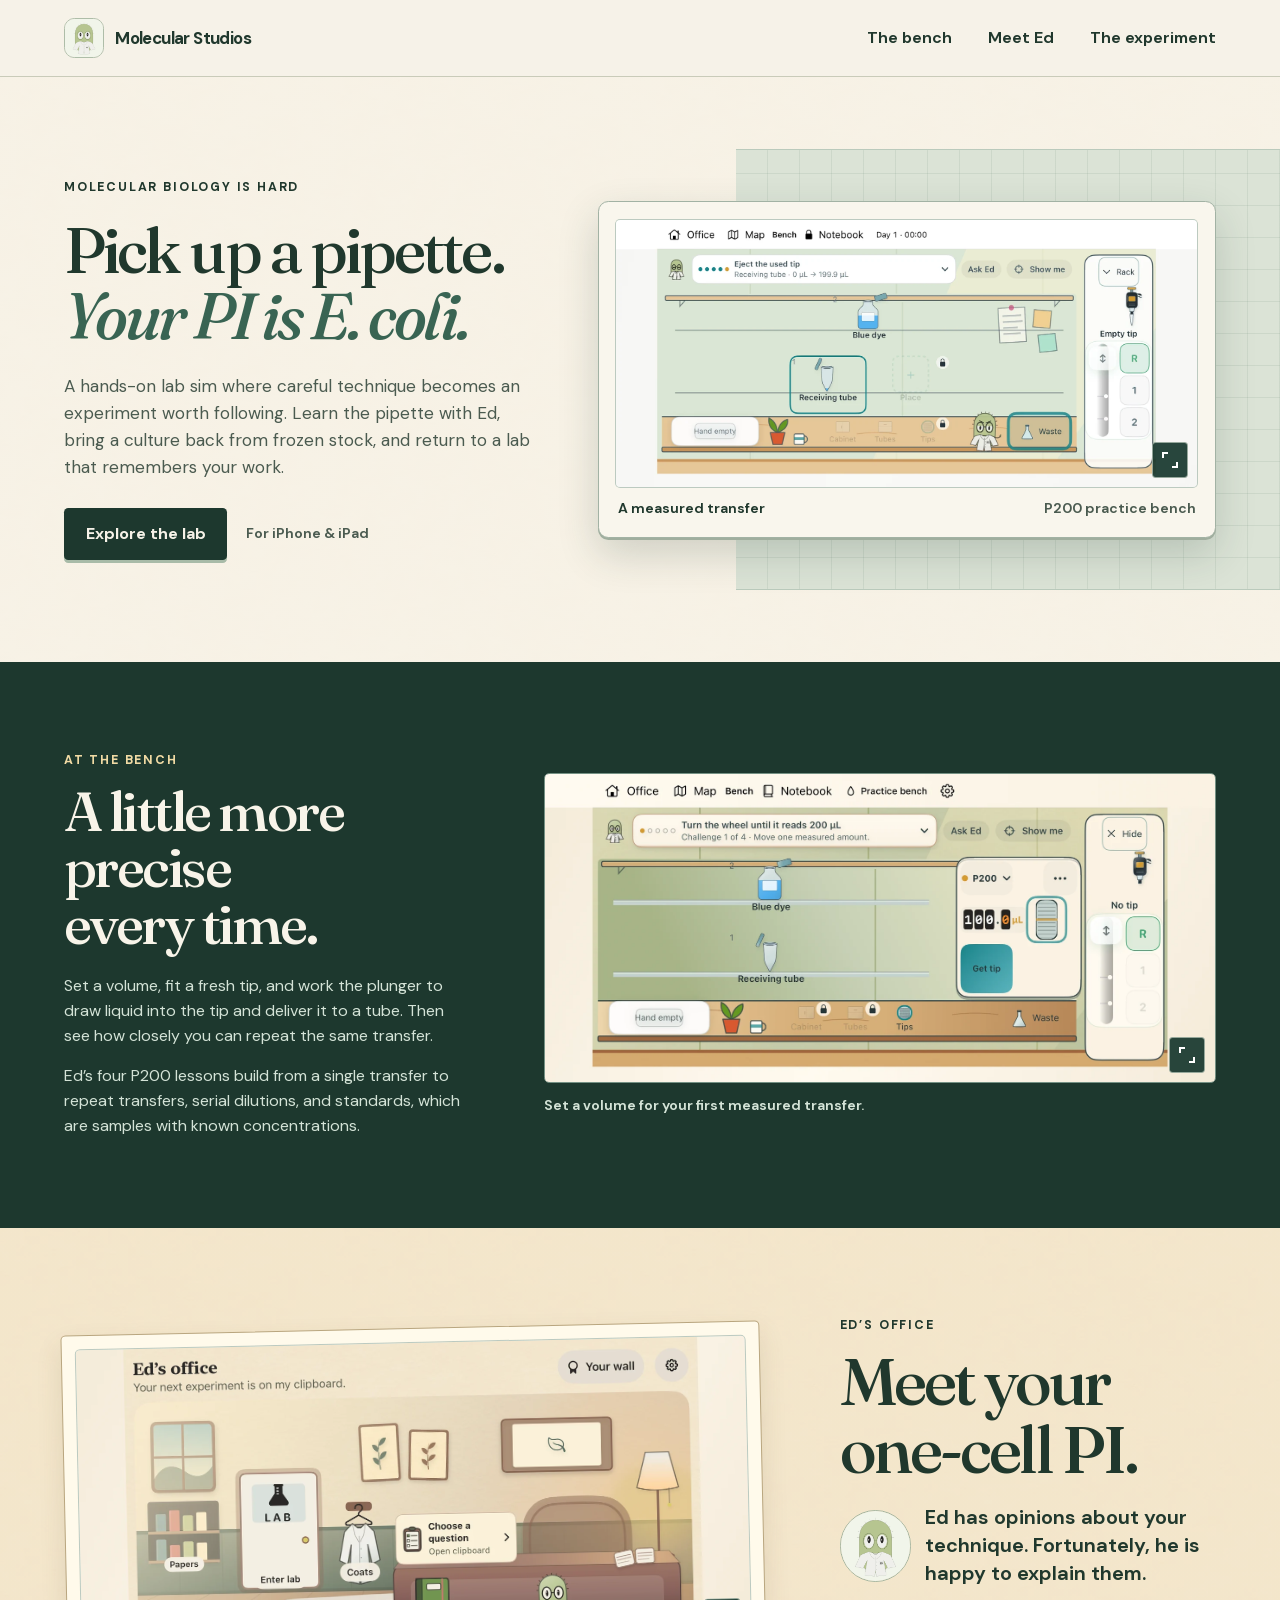
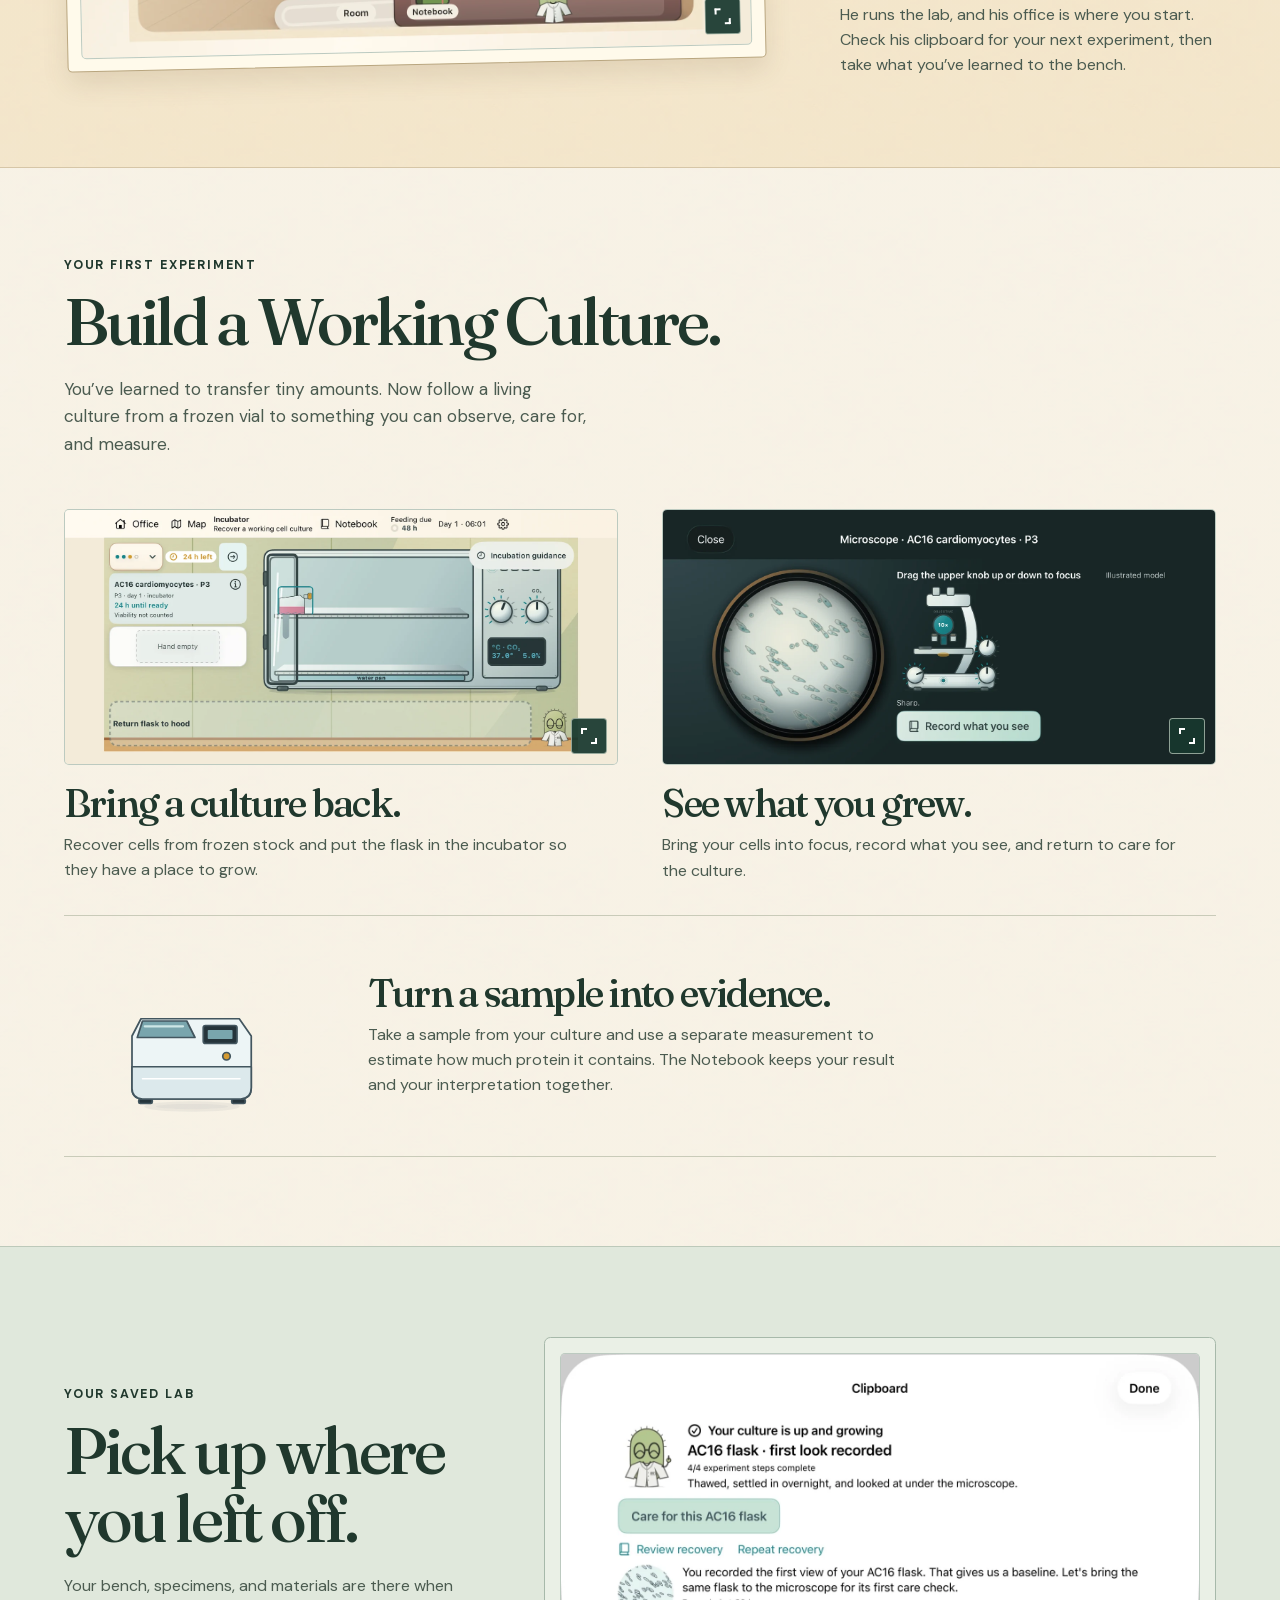
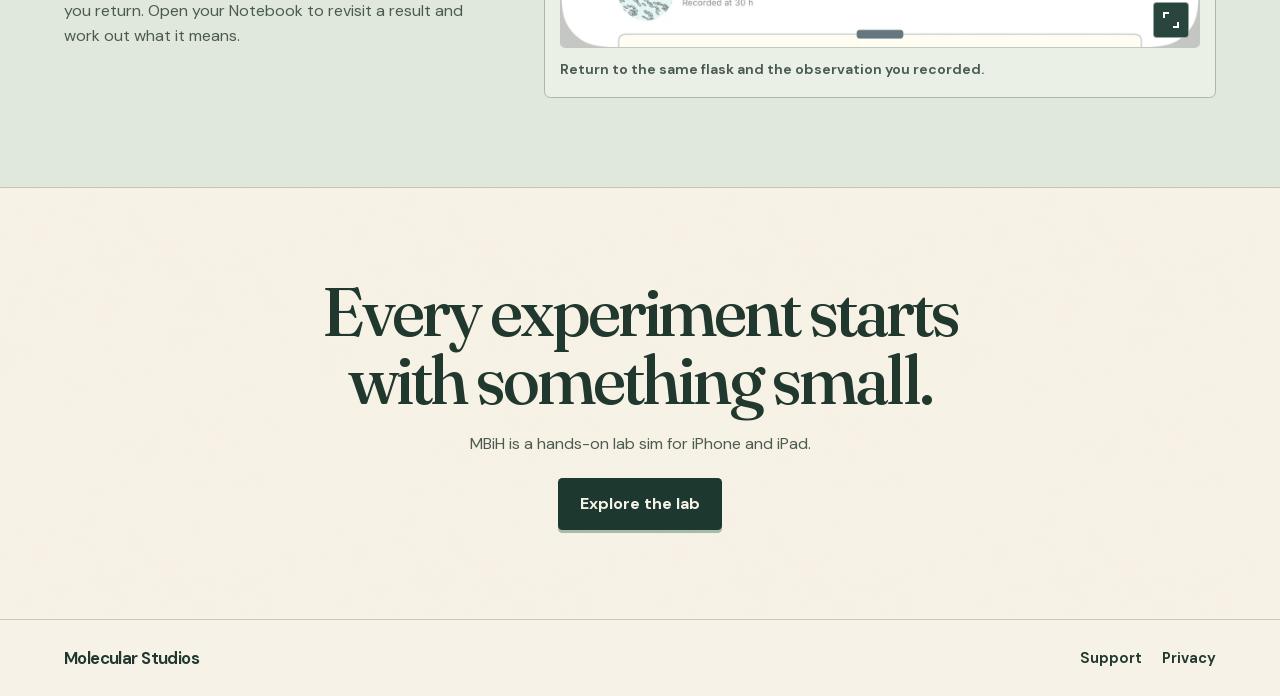
<file: index.html>
<!doctype html>
<html lang="en">
<head>
  <meta charset="utf-8">
  <meta name="viewport" content="width=device-width, initial-scale=1">
  <meta name="theme-color" content="#f6f2e8">
  <title>Molecular Biology is Hard | Molecular Studios</title>
  <meta name="description" content="Pick up a pipette. Your PI is E. coli. Learn at Ed’s bench, recover a cell culture, and follow your experiment in a hands-on lab sim for iPhone and iPad.">
  <meta property="og:type" content="website">
  <meta property="og:site_name" content="Molecular Studios">
  <meta property="og:title" content="Molecular Biology is Hard">
  <meta property="og:description" content="Pick up a pipette. Your PI is E. coli. A hands-on laboratory sim for iPhone and iPad.">
  <meta property="og:url" content="https://zosimov735.github.io/molecular-studios/">
  <meta property="og:image" content="https://zosimov735.github.io/molecular-studios/assets/share.jpg">
  <meta property="og:image:width" content="1200">
  <meta property="og:image:height" content="630">
  <meta property="og:image:alt" content="Ed, the green bacterium in a lab coat, beside the title Molecular Biology is Hard.">
  <meta name="twitter:card" content="summary_large_image">
  <link rel="canonical" href="https://zosimov735.github.io/molecular-studios/">
  <link rel="icon" href="assets/ed.webp" type="image/webp">
  <link rel="preload" href="assets/fonts/fraunces.woff2" as="font" type="font/woff2" crossorigin>
  <link rel="stylesheet" href="style.css">
  <script src="gallery.js" defer></script>
</head>
<body>
  <a class="skip" href="#main">Skip to content</a>
  <header class="site-header" id="top">
    <div class="wrap header-inner">
      <a class="studio" href="#top">
        <img src="assets/ed.webp" width="40" height="40" alt="">
        <span>Molecular Studios</span>
      </a>
      <nav aria-label="Page sections">
        <a href="#bench">The bench</a>
        <a href="#ed">Meet Ed</a>
        <a href="#experiment">The experiment</a>
      </nav>
    </div>
  </header>

  <main id="main">
    <section class="hero paper" aria-labelledby="hero-title">
      <div class="wrap hero-layout">
        <div class="hero-copy">
          <p class="eyebrow product-name">Molecular Biology is Hard</p>
          <h1 id="hero-title">Pick up a pipette.<br><em>Your PI is <i>E. coli.</i></em></h1>
          <p class="lead">A hands-on lab sim where careful technique becomes an experiment worth following. Learn the pipette with Ed, bring a culture back from frozen stock, and return to a lab that remembers your work.</p>
          <div class="hero-actions">
            <a class="button" href="#bench">Explore the lab</a>
            <span class="platform">For iPhone &amp; iPad</span>
          </div>
        </div>
        <figure class="hero-media">
          <div class="hero-mount">
            <a class="shot" data-enlarge="Pipette transfer" href="assets/transfer.webp" aria-label="Enlarge pipette transfer screenshot">
              <img src="assets/transfer.webp" width="1550" height="713" fetchpriority="high" alt="The attached pipette tip is empty after a transfer, and the receiving tube holds blue dye. The lesson reports how much liquid reached the tube.">
              <span class="expand-mark" aria-hidden="true"></span>
            </a>
            <figcaption><span>A measured transfer</span><span>P200 practice bench</span></figcaption>
          </div>
        </figure>
      </div>
    </section>

    <section class="bench chapter" id="bench" aria-labelledby="bench-title">
      <div class="wrap bench-layout">
        <div class="bench-copy">
          <p class="eyebrow">At the bench</p>
          <h2 id="bench-title">A little more precise every time.</h2>
          <p>Set a volume, fit a fresh tip, and work the plunger to draw liquid into the tip and deliver it to a tube. Then see how closely you can repeat the same transfer.</p>
          <p>Ed’s four P200 lessons build from a single transfer to repeat transfers, serial dilutions, and standards, which are samples with known concentrations.</p>
        </div>
        <figure class="bench-media">
          <a class="shot" data-enlarge="P200 practice bench" href="assets/lesson.webp" aria-label="Enlarge P200 practice bench screenshot">
            <img src="assets/lesson.webp" width="1550" height="713" loading="lazy" alt="The first guided P200 lesson highlights the volume wheel beside the plunger, a bottle of blue dye, and the receiving tube.">
            <span class="expand-mark" aria-hidden="true"></span>
          </a>
          <figcaption>Set a volume for your first measured transfer.</figcaption>
        </figure>
      </div>
    </section>

    <section class="ed chapter paper" id="ed" aria-labelledby="ed-title">
      <div class="wrap ed-layout">
        <div class="ed-copy">
          <p class="eyebrow">Ed’s office</p>
          <h2 id="ed-title">Meet your<br> one-cell PI.</h2>
          <div class="ed-intro">
            <img src="assets/ed.webp" width="80" height="80" loading="lazy" alt="">
            <p>Ed has opinions about your technique. Fortunately, he is happy to explain them.</p>
          </div>
          <p>He runs the lab, and his office is where you start. Check his clipboard for your next experiment, then take what you’ve learned to the bench.</p>
        </div>
        <figure class="office-media">
          <a class="shot" data-enlarge="Ed’s office" href="assets/office.webp" aria-label="Enlarge Ed’s office screenshot">
            <img src="assets/office.webp" width="1550" height="713" loading="lazy" alt="Ed in his glasses and lab coat in front of his desk, with a warmly lit lamp, a clipboard and the door to the lab nearby.">
            <span class="expand-mark" aria-hidden="true"></span>
          </a>
        </figure>
      </div>
    </section>

    <section class="experiment chapter paper" id="experiment" aria-labelledby="experiment-title">
      <div class="wrap">
        <div class="experiment-intro">
          <p class="eyebrow">Your first experiment</p>
          <h2 id="experiment-title">Build a Working Culture.</h2>
          <p>You’ve learned to transfer tiny amounts. Now follow a living culture from a frozen vial to something you can observe, care for, and measure.</p>
        </div>
        <ol class="experiment-steps">
          <li>
            <figure>
              <a class="shot" data-enlarge="Culture incubator" href="assets/recovery.webp" aria-label="Enlarge culture incubator screenshot">
                <img src="assets/recovery.webp" width="1550" height="713" loading="lazy" alt="A pink culture flask rests on the shelf inside the in-game incubator.">
                <span class="expand-mark" aria-hidden="true"></span>
              </a>
            </figure>
            <h3>Bring a culture back.</h3>
            <p>Recover cells from frozen stock and put the flask in the incubator so they have a place to grow.</p>
          </li>
          <li>
            <figure>
              <a class="shot" data-enlarge="Microscope view" href="assets/microscopy.webp" aria-label="Enlarge microscope screenshot">
                <img src="assets/microscopy.webp" width="1550" height="713" loading="lazy" alt="The in-game microscope shows illustrated cells in a circular field of view beside the focus controls.">
                <span class="expand-mark" aria-hidden="true"></span>
              </a>
            </figure>
            <h3>See what you grew.</h3>
            <p>Bring your cells into focus, record what you see, and return to care for the culture.</p>
          </li>
          <li class="measurement">
            <figure class="instrument">
              <img src="assets/spectrophotometer.svg" width="240" height="156" loading="lazy" alt="An illustration of the game’s spectrophotometer with its sample compartment open.">
            </figure>
            <div>
              <h3>Turn a sample into evidence.</h3>
              <p>Take a sample from your culture and use a separate measurement to estimate how much protein it contains. The Notebook keeps your result and your interpretation together.</p>
            </div>
          </li>
        </ol>
      </div>
    </section>

    <section class="return chapter" aria-labelledby="return-title">
      <div class="wrap return-layout">
        <div>
          <p class="eyebrow">Your saved lab</p>
          <h2 id="return-title">Pick up where<br> you left off.</h2>
          <p>Your bench, specimens, and materials are there when you return. Open your Notebook to revisit a result and work out what it means.</p>
        </div>
        <figure>
          <a class="shot" data-enlarge="Saved culture" href="assets/saved-culture.webp" aria-label="Enlarge saved culture screenshot">
            <img src="assets/saved-culture.webp" width="1440" height="662" loading="lazy" alt="Ed’s clipboard shows a saved AC16 flask and its first recorded microscope observation, with an option to continue caring for the flask.">
            <span class="expand-mark" aria-hidden="true"></span>
          </a>
          <figcaption>Return to the same flask and the observation you recorded.</figcaption>
        </figure>
      </div>
    </section>

    <section class="closing paper" aria-labelledby="closing-title">
      <div class="wrap">
        <h2 id="closing-title">Every experiment starts<br> with something small.</h2>
        <p>MBiH is a hands-on lab sim for iPhone and iPad.</p>
        <a class="button" href="#bench">Explore the lab</a>
      </div>
    </section>
  </main>

  <footer class="site-footer">
    <div class="wrap footer-inner">
      <a class="studio" href="#top">Molecular Studios</a>
      <nav class="footer-links" aria-label="Studio pages"><a href="support/">Support</a><a href="privacy/">Privacy</a></nav>
    </div>
  </footer>

  <dialog class="gallery" id="gallery" aria-labelledby="gallery-title">
    <div class="gallery-toolbar">
      <h2 id="gallery-title">Gameplay screenshot</h2>
      <button class="gallery-zoom" type="button" aria-pressed="false" aria-controls="gallery-view">Actual size</button>
      <button class="gallery-close" type="button" autofocus>Close</button>
    </div>
    <div class="gallery-view" id="gallery-view" role="region" aria-label="Screenshot, scroll in actual size to see more" tabindex="0">
      <img src="assets/transfer.webp" alt="">
    </div>
  </dialog>
</body>
</html>
</file>
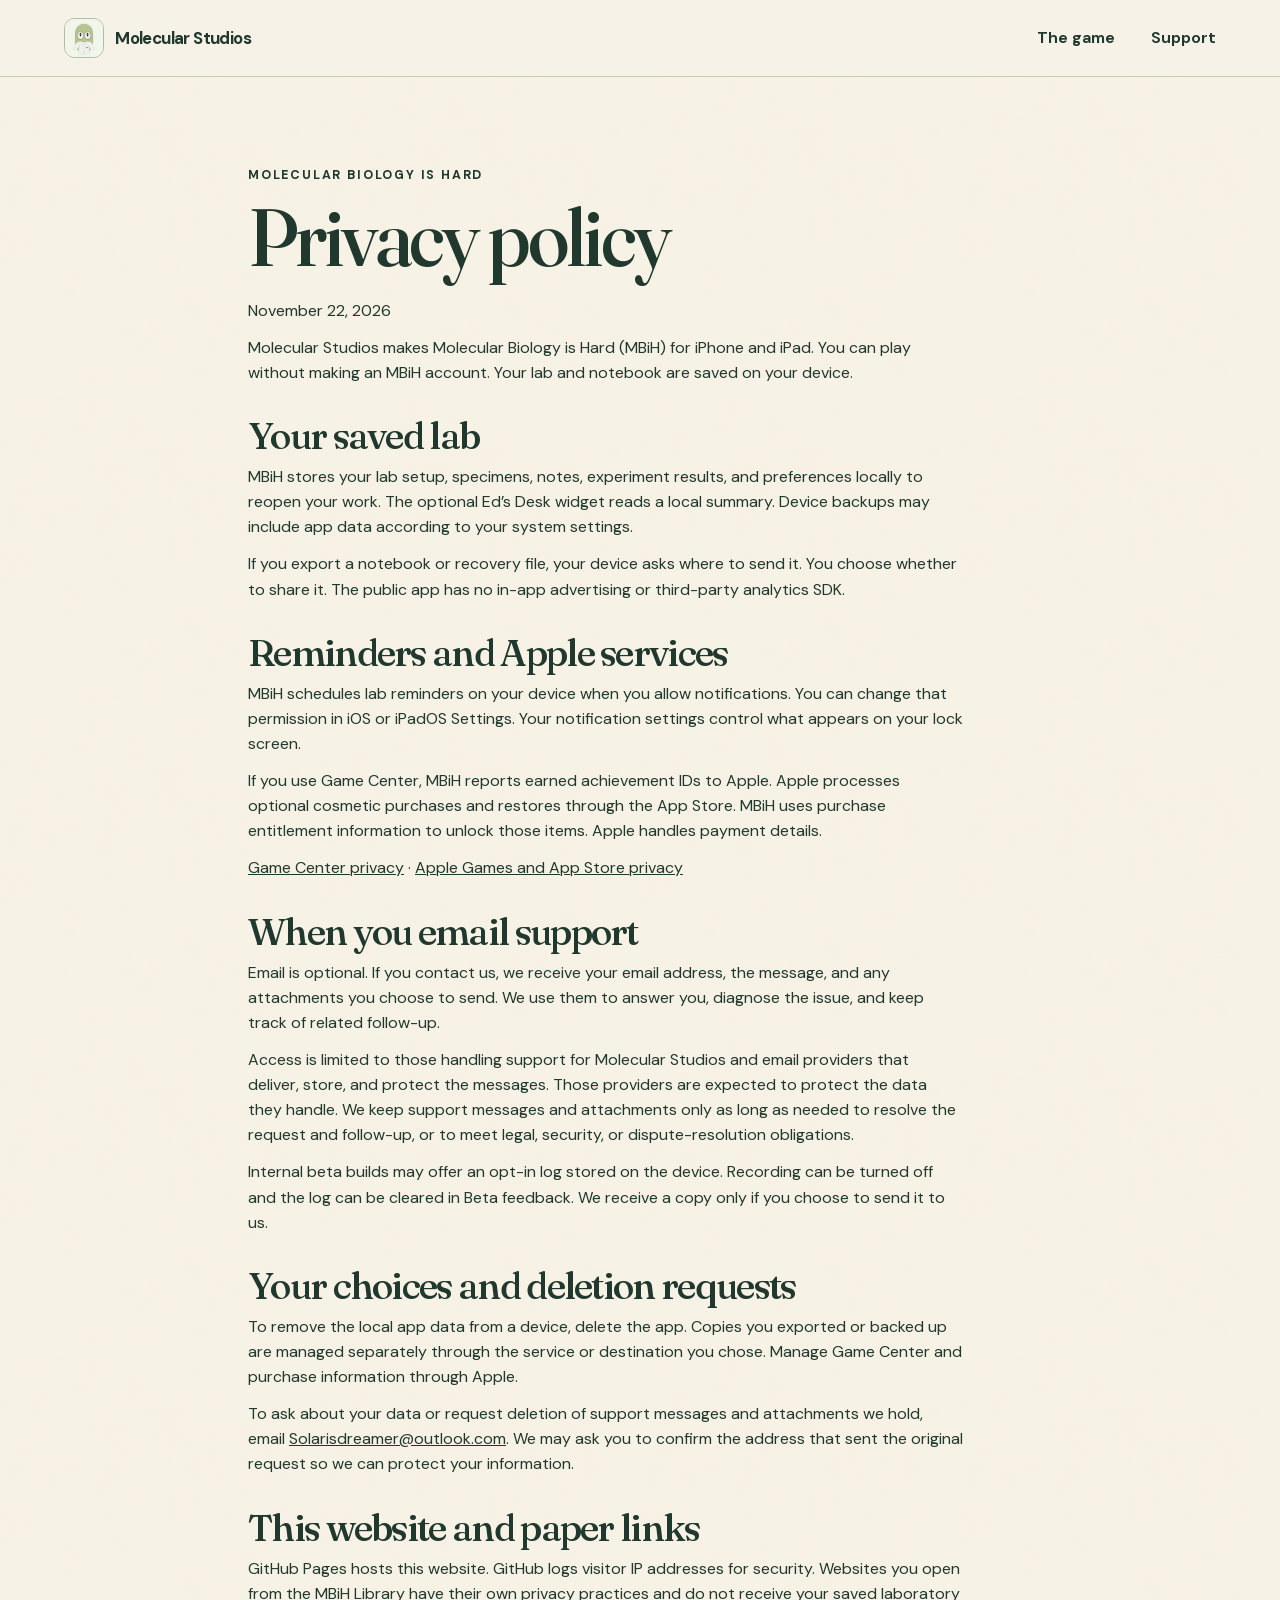
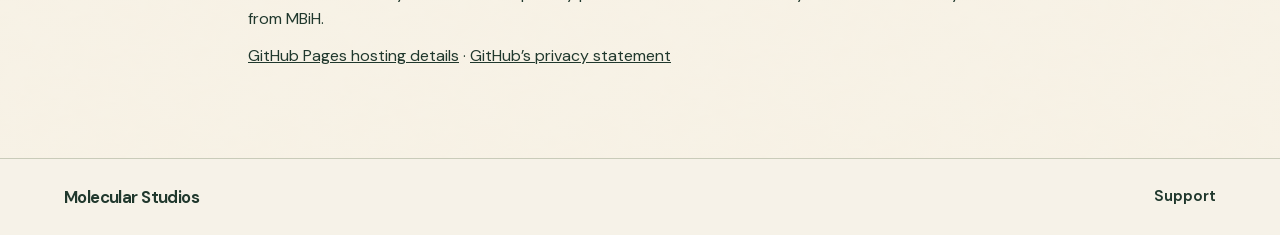
<file: privacy/index.html>
<!doctype html>
<html lang="en">
<head>
  <meta charset="utf-8">
  <meta name="viewport" content="width=device-width, initial-scale=1">
  <meta name="theme-color" content="#f6f2e8">
  <title>MBiH Privacy Policy | Molecular Studios</title>
  <meta name="description" content="How Molecular Studios handles data when you play Molecular Biology is Hard or contact support.">
  <link rel="canonical" href="https://zosimov735.github.io/molecular-studios/privacy/">
  <link rel="icon" href="../assets/ed.webp" type="image/webp">
  <link rel="stylesheet" href="../style.css">
</head>
<body>
  <a class="skip" href="#main">Skip to content</a>
  <header class="site-header">
    <div class="wrap header-inner">
      <a class="studio" href="../">
        <img src="../assets/ed.webp" width="40" height="40" alt="">
        <span>Molecular Studios</span>
      </a>
      <nav aria-label="Studio pages"><a href="../">The game</a><a href="../support/">Support</a></nav>
    </div>
  </header>
  <main class="paper" id="main">
    <article class="wrap info-page">
      <p class="eyebrow">Molecular Biology is Hard</p>
      <h1>Privacy policy</h1>
      <p><time datetime="2026-11-22">November 22, 2026</time></p>
      <p>Molecular Studios makes Molecular Biology is Hard (MBiH) for iPhone and iPad. You can play without making an MBiH account. Your lab and notebook are saved on your device.</p>

      <h2>Your saved lab</h2>
      <p>MBiH stores your lab setup, specimens, notes, experiment results, and preferences locally to reopen your work. The optional Ed’s Desk widget reads a local summary. Device backups may include app data according to your system settings.</p>
      <p>If you export a notebook or recovery file, your device asks where to send it. You choose whether to share it. The public app has no in-app advertising or third-party analytics SDK.</p>

      <h2>Reminders and Apple services</h2>
      <p>MBiH schedules lab reminders on your device when you allow notifications. You can change that permission in iOS or iPadOS Settings. Your notification settings control what appears on your lock screen.</p>
      <p>If you use Game Center, MBiH reports earned achievement IDs to Apple. Apple processes optional cosmetic purchases and restores through the App Store. MBiH uses purchase entitlement information to unlock those items. Apple handles payment details.</p>
      <p><a href="https://www.apple.com/legal/privacy/data/en/game-center/">Game Center privacy</a> · <a href="https://www.apple.com/legal/privacy/data/en/apple-games/">Apple Games and App Store privacy</a></p>

      <h2>When you email support</h2>
      <p>Email is optional. If you contact us, we receive your email address, the message, and any attachments you choose to send. We use them to answer you, diagnose the issue, and keep track of related follow-up.</p>
      <p>Access is limited to those handling support for Molecular Studios and email providers that deliver, store, and protect the messages. Those providers are expected to protect the data they handle. We keep support messages and attachments only as long as needed to resolve the request and follow-up, or to meet legal, security, or dispute-resolution obligations.</p>
      <p>Internal beta builds may offer an opt-in log stored on the device. Recording can be turned off and the log can be cleared in Beta feedback. We receive a copy only if you choose to send it to us.</p>

      <h2>Your choices and deletion requests</h2>
      <p>To remove the local app data from a device, delete the app. Copies you exported or backed up are managed separately through the service or destination you chose. Manage Game Center and purchase information through Apple.</p>
      <p>To ask about your data or request deletion of support messages and attachments we hold, email <a href="mailto:Solarisdreamer@outlook.com?subject=MBiH%20privacy%20request">Solarisdreamer@outlook.com</a>. We may ask you to confirm the address that sent the original request so we can protect your information.</p>

      <h2>This website and paper links</h2>
      <p>GitHub Pages hosts this website. GitHub logs visitor IP addresses for security. Websites you open from the MBiH Library have their own privacy practices and do not receive your saved laboratory from MBiH.</p>
      <p><a href="https://docs.github.com/en/pages/getting-started-with-github-pages/what-is-github-pages">GitHub Pages hosting details</a> · <a href="https://docs.github.com/en/site-policy/privacy-policies/github-general-privacy-statement">GitHub’s privacy statement</a></p>
    </article>
  </main>
  <footer class="site-footer">
    <div class="wrap footer-inner">
      <a class="studio" href="../">Molecular Studios</a>
      <nav class="footer-links" aria-label="Studio pages"><a href="../support/">Support</a></nav>
    </div>
  </footer>
</body>
</html>
</file>
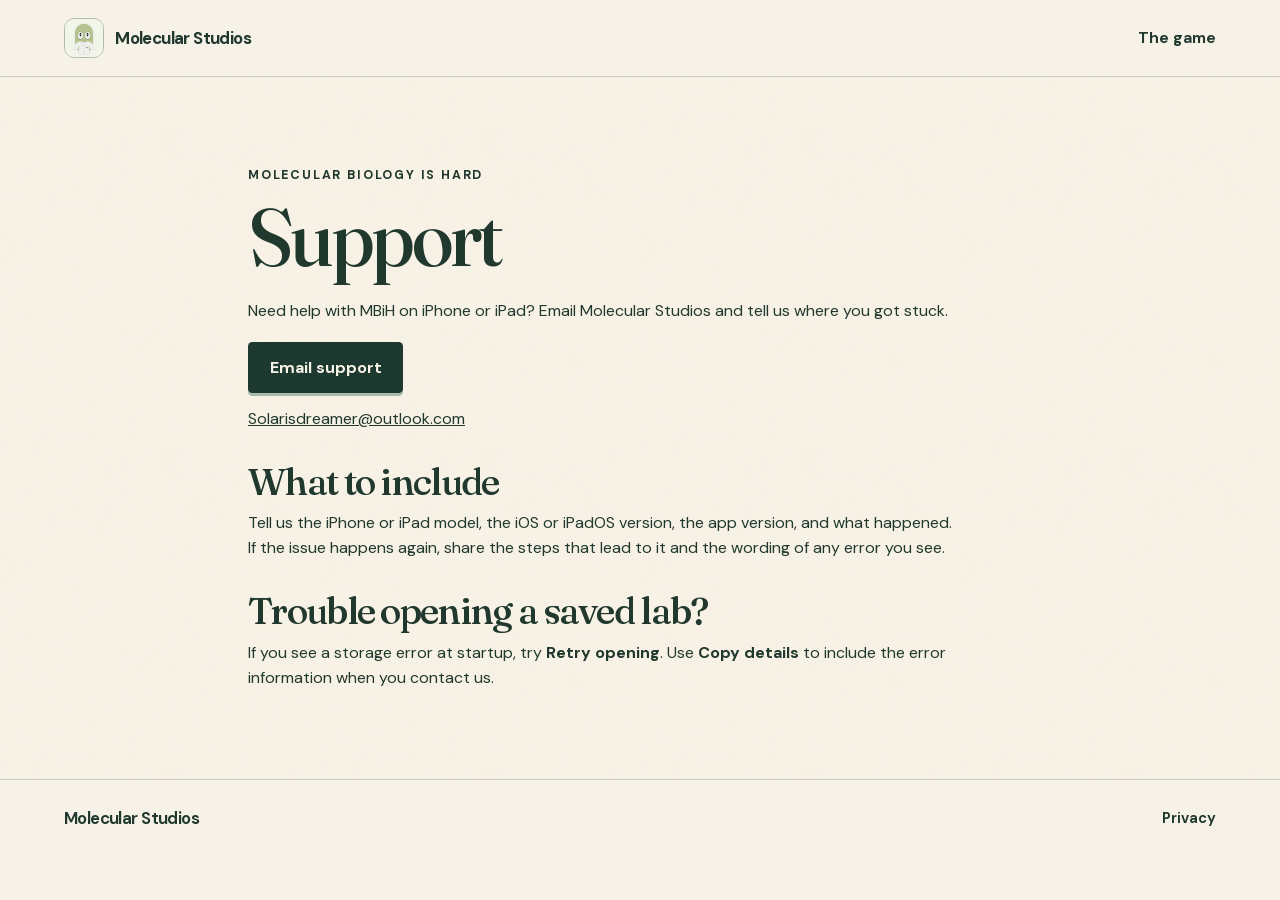
<file: support/index.html>
<!doctype html>
<html lang="en">
<head>
  <meta charset="utf-8">
  <meta name="viewport" content="width=device-width, initial-scale=1">
  <meta name="theme-color" content="#f6f2e8">
  <title>MBiH Support | Molecular Studios</title>
  <meta name="description" content="Get help with Molecular Biology is Hard on iPhone and iPad.">
  <link rel="canonical" href="https://zosimov735.github.io/molecular-studios/support/">
  <link rel="icon" href="../assets/ed.webp" type="image/webp">
  <link rel="stylesheet" href="../style.css">
</head>
<body>
  <a class="skip" href="#main">Skip to content</a>
  <header class="site-header">
    <div class="wrap header-inner">
      <a class="studio" href="../">
        <img src="../assets/ed.webp" width="40" height="40" alt="">
        <span>Molecular Studios</span>
      </a>
      <nav aria-label="Studio pages"><a href="../">The game</a></nav>
    </div>
  </header>
  <main class="paper" id="main">
    <article class="wrap info-page">
      <p class="eyebrow">Molecular Biology is Hard</p>
      <h1>Support</h1>
      <p>Need help with MBiH on iPhone or iPad? Email Molecular Studios and tell us where you got stuck.</p>
      <a class="button" href="mailto:Solarisdreamer@outlook.com?subject=MBiH%20support">Email support</a>
      <p class="support-address"><a href="mailto:Solarisdreamer@outlook.com?subject=MBiH%20support">Solarisdreamer@outlook.com</a></p>
      <h2>What to include</h2>
      <p>Tell us the iPhone or iPad model, the iOS or iPadOS version, the app version, and what happened. If the issue happens again, share the steps that lead to it and the wording of any error you see.</p>
      <h2>Trouble opening a saved lab?</h2>
      <p>If you see a storage error at startup, try <strong>Retry opening</strong>. Use <strong>Copy details</strong> to include the error information when you contact us.</p>
    </article>
  </main>
  <footer class="site-footer">
    <div class="wrap footer-inner">
      <a class="studio" href="../">Molecular Studios</a>
      <nav class="footer-links" aria-label="Studio pages"><a href="../privacy/">Privacy</a></nav>
    </div>
  </footer>
</body>
</html>
</file>
<file: style.css>
@font-face {
  font-family: Fraunces;
  src: url("assets/fonts/fraunces.woff2") format("woff2");
  font-weight: 500;
  font-display: swap;
}

@font-face {
  font-family: Fraunces;
  src: url("assets/fonts/fraunces-italic.woff2") format("woff2");
  font-weight: 500;
  font-style: italic;
  font-display: swap;
}

@font-face {
  font-family: "DM Sans";
  src: url("assets/fonts/dm-sans.woff2") format("woff2");
  font-weight: 400 700;
  font-display: swap;
}

:root {
  color-scheme: light;
  --paper: #f6f2e8;
  --ink: #20382d;
  --muted: #4b5b50;
  --pine: #1d382e;
  --mint: #c9dbcc;
  --sage: #e0e8dc;
  --brass: #f0daa4;
  --line: #c9cbb9;
  --display: Fraunces, Georgia, serif;
  --body: "DM Sans", system-ui, sans-serif;
  --pad: clamp(1.25rem, 5vw, 5rem);
}

*, *::before, *::after { box-sizing: border-box; }

html { scroll-behavior: smooth; }
body {
  margin: 0;
  background: var(--paper);
  color: var(--ink);
  font: 1rem/1.57 var(--body);
}

h1, h2, h3, p, figure { margin: 0; }
img { display: block; max-width: 100%; height: auto; }
a { color: inherit; }
button { font: inherit; }
:focus-visible { outline: 3px solid #15817c; outline-offset: 5px; }

.wrap { width: min(100% - var(--pad) * 2, 82rem); margin-inline: auto; }
.paper {
  background-color: var(--paper);
  background-image: linear-gradient(#f6f2e8d9, #f6f2e8d9), url("assets/paper.webp");
  background-size: auto, 20rem;
}

.skip {
  position: fixed;
  z-index: 5;
  inset: .5rem auto auto .5rem;
  padding: .65rem 1rem;
  transform: translateY(-150%);
  background: var(--pine);
  color: white;
}
.skip:focus { transform: none; }

.site-header { border-bottom: 1px solid var(--line); }
.header-inner, .footer-inner {
  min-height: 4.75rem;
  display: flex;
  align-items: center;
  justify-content: space-between;
  gap: .5rem 2rem;
}

.studio {
  display: inline-flex;
  align-items: center;
  min-height: 44px;
  gap: .7rem;
  font-weight: 700;
  text-decoration: none;
  letter-spacing: -.035em;
  font-size: 1.06rem;
}

.studio img {
  border: 1px solid #aebda8;
  border-radius: .65rem;
}

.site-header nav { display: flex; gap: clamp(.9rem, 2.8vw, 2.5rem); }
.site-header nav a, .site-footer a {
  display: inline-flex;
  align-items: center;
  min-height: 44px;
  font-weight: 650;
  text-underline-offset: .35em;
  text-decoration: none;
}
.site-header nav a:hover, .site-footer a:hover { text-decoration: underline; }

.eyebrow {
  color: inherit;
  font-size: .78rem;
  font-weight: 700;
  line-height: 1.4;
  letter-spacing: .145em;
  text-transform: uppercase;
}

h1, h2, h3 {
  font-family: var(--display);
  font-weight: 500;
  font-optical-sizing: auto;
  line-height: 1.02;
  letter-spacing: -.045em;
}

h2 { font-size: clamp(2.7rem, 5.2vw, 5.05rem); }
h3 { font-size: clamp(1.85rem, 3.05vw, 3rem); }

.hero {
  position: relative;
  isolation: isolate;
  overflow: clip;
}

.hero::after {
  position: absolute;
  z-index: -1;
  right: -2rem;
  top: 4.5rem;
  bottom: 4.5rem;
  width: 45%;
  background-color: #dbe3d6;
  background-image: repeating-linear-gradient(90deg, transparent 0 31px, #819b892a 31px 32px),
                    repeating-linear-gradient(0deg, transparent 0 31px, #819b892a 31px 32px);
  border-block: 1px solid #bacabc;
  content: "";
}

.hero-layout {
  display: grid;
  grid-template-columns: minmax(0, .87fr) minmax(0, 1.13fr);
  gap: clamp(1.75rem, 4.5vw, 4.25rem);
  align-items: center;
  min-height: 36rem;
  padding-block: clamp(4.25rem, 8vw, 8.6rem);
}

.product-name { margin-bottom: 1.25rem; }
.hero h1 { font-size: clamp(3.15rem, 5.05vw, 5rem); }
.hero h1 em { color: #396453; }
.hero h1 i { font-style: inherit; }
.lead { margin-top: 1.5rem; max-width: 32rem; color: var(--muted); font-size: clamp(1rem, 1.35vw, 1.1875rem); }

.hero-actions {
  display: flex;
  flex-wrap: wrap;
  gap: .65rem 1.15rem;
  align-items: center;
  margin-top: 1.7rem;
}
.platform { color: var(--muted); font-size: .875rem; font-weight: 650; }

.button {
  display: inline-flex;
  justify-content: center;
  align-items: center;
  min-height: 3.2rem;
  padding: .65rem 1.35rem;
  border-radius: .27rem;
  background: var(--pine);
  color: var(--paper);
  font-weight: 700;
  text-decoration: none;
  box-shadow: 0 3px 0 #a8bba8;
  transition: background-color .15s, box-shadow .15s;
}
.button:hover { background-color: #2d5546; box-shadow: 0 3px 0 #6e9981; }

.hero-mount {
  padding: clamp(.55rem, 1.3vw, 1.125rem);
  background: #f9f6ed;
  border: 1px solid #a2b2a4;
  border-radius: .65rem;
  box-shadow: 0 2px 0 #a0ae9e, 0 16px 40px #213d3030;
}

.shot {
  display: block;
  position: relative;
  border: 1px solid #91a49970;
  border-radius: .32rem;
  overflow: hidden;
  background: #dce7df;
}

.shot img { width: 100%; }
.expand-mark {
  display: grid;
  place-items: center;
  width: 2.25rem;
  height: 2.25rem;
  position: absolute;
  inset: auto .6rem .6rem auto;
  color: white;
  background-color: #18382fed;
  border: 1px solid #e3eddd96;
  border-radius: .23rem;
  transition: background-color .15s;
}
.expand-mark::before {
  content: "";
  width: 1rem;
  height: 1rem;
  background:
    linear-gradient(currentColor 0 0) top left / 6px 2px,
    linear-gradient(currentColor 0 0) top left / 2px 6px,
    linear-gradient(currentColor 0 0) bottom right / 6px 2px,
    linear-gradient(currentColor 0 0) bottom right / 2px 6px;
  background-repeat: no-repeat;
}
.shot:hover .expand-mark, .shot:focus-visible .expand-mark { background-color: #387257; }

figcaption { margin-top: .7rem; color: var(--muted); font-size: .875rem; font-weight: 650; }
.hero figcaption {
  display: flex;
  flex-wrap: wrap;
  justify-content: space-between;
  gap: .15rem .75rem;
  margin-top: .6rem;
  padding: 0 .15rem;
}
.hero figcaption span:first-child { color: var(--ink); }

.chapter { padding-block: clamp(3.5rem, 7vw, 7rem); }
.chapter h2 { margin-block: .85rem 1.25rem; }
.chapter p:not(.eyebrow) { max-width: 33rem; }
.chapter p + p { margin-top: .9rem; }

.bench { color: #f8f4e9; background: var(--pine); }
.bench-layout, .ed-layout, .return-layout {
  display: grid;
  grid-template-columns: minmax(0, .75fr) minmax(0, 1.25fr);
  gap: clamp(1.75rem, 6vw, 6rem);
  align-items: center;
}
.bench .eyebrow { color: var(--brass); }
.bench p:not(.eyebrow), .bench figcaption { color: #d4e3d7; }
.bench .shot { border-color: #759184; }
.bench :focus-visible { outline-color: var(--brass); }
.bench h2 { font-size: clamp(2.6rem, 4.35vw, 4.3rem); text-wrap: balance; }

.ed {
  background-color: #f0e2c6;
  background-image: linear-gradient(#f0e2c6b8, #f0e2c6b8), url("assets/paper.webp");
  border-bottom: 1px solid #d6c6a7;
}

.ed-layout { grid-template-columns: minmax(0, 1.3fr) minmax(0, .7fr); }
.ed-copy { grid-column: 2; grid-row: 1; }
.office-media {
  grid-column: 1;
  grid-row: 1;
  transform: rotate(-1.25deg);
  border: 1px solid #b9a67f;
  padding: clamp(.5rem, 1vw, .9rem);
  border-radius: .3rem;
  background: #fffaeb;
  box-shadow: 0 12px 26px #62442920;
}
.ed-intro {
  display: flex;
  align-items: center;
  gap: .85rem;
  margin-bottom: .9rem;
  font-size: clamp(1.1rem, 1.55vw, 1.35rem);
  font-weight: 650;
  line-height: 1.4;
}
.ed-intro img {
  flex: none;
  width: clamp(3.1rem, 5.6vw, 5rem);
  aspect-ratio: 1;
  border: 1px solid #a6b6a1;
  border-radius: 50%;
}
.ed-copy > p:last-child { color: var(--muted); }

.experiment-intro { margin-bottom: clamp(1.75rem, 4vw, 3.5rem); }
.experiment-intro p:last-child { color: var(--muted); font-size: 1.08rem; }
.experiment-steps {
  display: grid;
  grid-template-columns: repeat(2, minmax(0, 1fr));
  gap: 2rem clamp(1.25rem, 3.5vw, 3.5rem);
  margin: 0;
  padding: 0;
  list-style: none;
}
.experiment-steps figure { margin-bottom: 1.2rem; }
.experiment-steps h3 + p { margin-block: .55rem 0; color: var(--muted); }
.measurement {
  grid-column: 1 / -1;
  display: grid;
  grid-template-columns: minmax(8rem, 16rem) minmax(0, 1fr);
  align-items: center;
  gap: clamp(1rem, 4vw, 3rem);
  padding-block: 1.5rem;
  border-block: 1px solid var(--line);
}
.experiment-steps .instrument { margin: 0; }
.instrument img { margin-inline: auto; width: min(100%, 12rem); }

.return {
  background: var(--sage);
  border-block: 1px solid #bdc9ba;
}
.return p:not(.eyebrow) { color: var(--muted); }
.return figure { padding: clamp(.5rem, 1.2vw, 1rem); border: 1px solid #a7b9aa; background: #eaf0e6; border-radius: .4rem; }

.closing {
  text-align: center;
  padding-block: clamp(3.5rem, 7vw, 6rem);
}
.closing h2 { font-size: clamp(2.5rem, 5.25vw, 4.75rem); }
.closing p { margin-top: 1rem; color: var(--muted); }
.closing .button { margin-top: 1.4rem; }

.site-footer { border-top: 1px solid var(--line); }
.site-footer a { font-size: .92rem; }
.site-footer .studio { font-size: 1.05rem; }
.footer-links { display: flex; flex-wrap: wrap; gap: .25rem 1.25rem; }

.info-page {
  max-width: 49rem;
  min-height: 70vh;
  padding-block: clamp(2.75rem, 7vw, 6rem);
}
.info-page h1 { margin-block: .8rem 1.2rem; font-size: clamp(3rem, 7vw, 5rem); }
.info-page h2 { margin-block: 2rem .55rem; font-size: clamp(1.6rem, 3.5vw, 2.35rem); }
.info-page p { max-width: 65ch; }
.info-page p + p { margin-top: .75rem; }
.info-page .button { margin-top: 1.2rem; }
.support-address { margin-top: .8rem; overflow-wrap: anywhere; }

.gallery-open { overflow: hidden; }
.gallery {
  color: var(--ink);
  width: min(96vw, 92rem);
  max-width: none;
  max-height: 94dvh;
  padding: .65rem;
  margin: auto;
  border: 1px solid #789184;
  border-radius: .45rem;
  background: var(--paper);
}
.gallery::backdrop { background: #142e27d9; }
.gallery-toolbar {
  display: flex;
  align-items: center;
  flex-wrap: wrap;
  gap: .5rem;
  padding: .15rem .3rem .65rem;
}
.gallery-toolbar h2 {
  flex: 1 1 11rem;
  margin: 0;
  letter-spacing: 0;
  font: 700 1rem/1.25 var(--body);
}
.gallery-toolbar button {
  cursor: pointer;
  padding: .4rem .75rem;
  min-height: 44px;
  border: 1px solid #a4b4a5;
  border-radius: .25rem;
  background: var(--sage);
  color: var(--ink);
  font-size: .9rem;
  font-weight: 700;
}
.gallery-toolbar button:hover { background: #c4d9cb; }
.gallery-zoom { min-width: 7rem; }
.gallery-view {
  overflow: auto;
  overscroll-behavior: contain;
  max-height: calc(94dvh - 7rem);
  background: #dce7df;
  border-radius: .2rem;
}
.gallery-view img {
  width: auto;
  max-height: calc(94dvh - 7rem);
  margin: 0 auto;
  object-fit: contain;
}
.actual-size .gallery-view img { max-width: none; max-height: none; }

@media (max-width: 54rem) {
  .hero-layout { gap: 1.75rem; }
  .hero h1 { font-size: clamp(2.6rem, 5.6vw, 3.4rem); }
  .hero::after { width: 44%; }
  .bench-layout, .return-layout { grid-template-columns: minmax(0, .85fr) minmax(0, 1.15fr); }
}

@media (min-width: 44.01rem) and (max-width: 54rem) {
  .hero-layout {
    grid-template-columns: minmax(0, 1fr);
    min-height: 0;
    gap: 1.6rem;
    padding-block: 3rem;
  }
  .hero-copy {
    display: grid;
    grid-template-columns: minmax(0, 1.1fr) minmax(0, .9fr);
    align-items: start;
    gap: .85rem 1.25rem;
  }
  .hero-copy .product-name { grid-column: 1 / -1; margin-bottom: 0; }
  .hero-copy .lead { margin: 0; }
  .hero-actions { grid-column: 2; margin-top: 0; }
  .hero::after { inset: auto 0 0; width: auto; height: 13rem; border-bottom: 0; }
  .ed-layout { grid-template-columns: minmax(0, 1.1fr) minmax(0, .9fr); gap: 2rem; }
}

@media (max-width: 44rem) {
  .hero-layout, .bench-layout, .ed-layout, .return-layout { grid-template-columns: minmax(0, 1fr); }
  .hero-layout { padding-block: 2.5rem 2.65rem; min-height: 0; }
  .hero::after { inset: auto 0 0; width: auto; height: 10.25rem; border-bottom: 0; }
  .hero h1 { font-size: clamp(2.75rem, 10.4vw, 4.2rem); }
  .lead, .hero-actions { margin-top: 1.1rem; }
  .product-name { margin-bottom: .8rem; }
  .header-inner { min-height: 0; padding-block: .55rem; flex-wrap: wrap; gap: .15rem 1.25rem; }
  .site-header nav { gap: 1.15rem; }
  .site-header nav a { font-size: .85rem; }
  .studio img { width: 34px; height: 34px; }
  .ed-copy, .office-media { grid-column: auto; grid-row: auto; }
  .ed-copy h2 { text-wrap: balance; }
  .ed-copy h2 br, .return h2 br { display: none; }
  .office-media { transform: none; }
  .experiment-steps { grid-template-columns: minmax(0, 1fr); gap: 1.7rem; }
  .experiment-steps figure { margin-bottom: .75rem; }
  .measurement { grid-template-columns: minmax(5.5rem, 7.3rem) minmax(0, 1fr); gap: .95rem; }
  .closing h2 br { display: none; }
}

@media (max-width: 26rem) {
  .site-header nav { justify-content: space-between; width: 100%; gap: .55rem; }
  .site-header nav a { min-height: 44px; }
  .platform { font-size: .825rem; }
  .expand-mark { inset: auto .3rem .3rem auto; width: 1.75rem; height: 1.75rem; }
  .gallery-toolbar { gap: .35rem; }
  .gallery-toolbar h2 { flex-basis: 7rem; }
  .measurement { grid-template-columns: minmax(0, 1fr); }
  .instrument img { margin-inline: 0; width: 7rem; }
}

@media (prefers-reduced-motion: reduce) {
  html { scroll-behavior: auto; }
  *, *::before, *::after { transition: none !important; }
}
</file>
